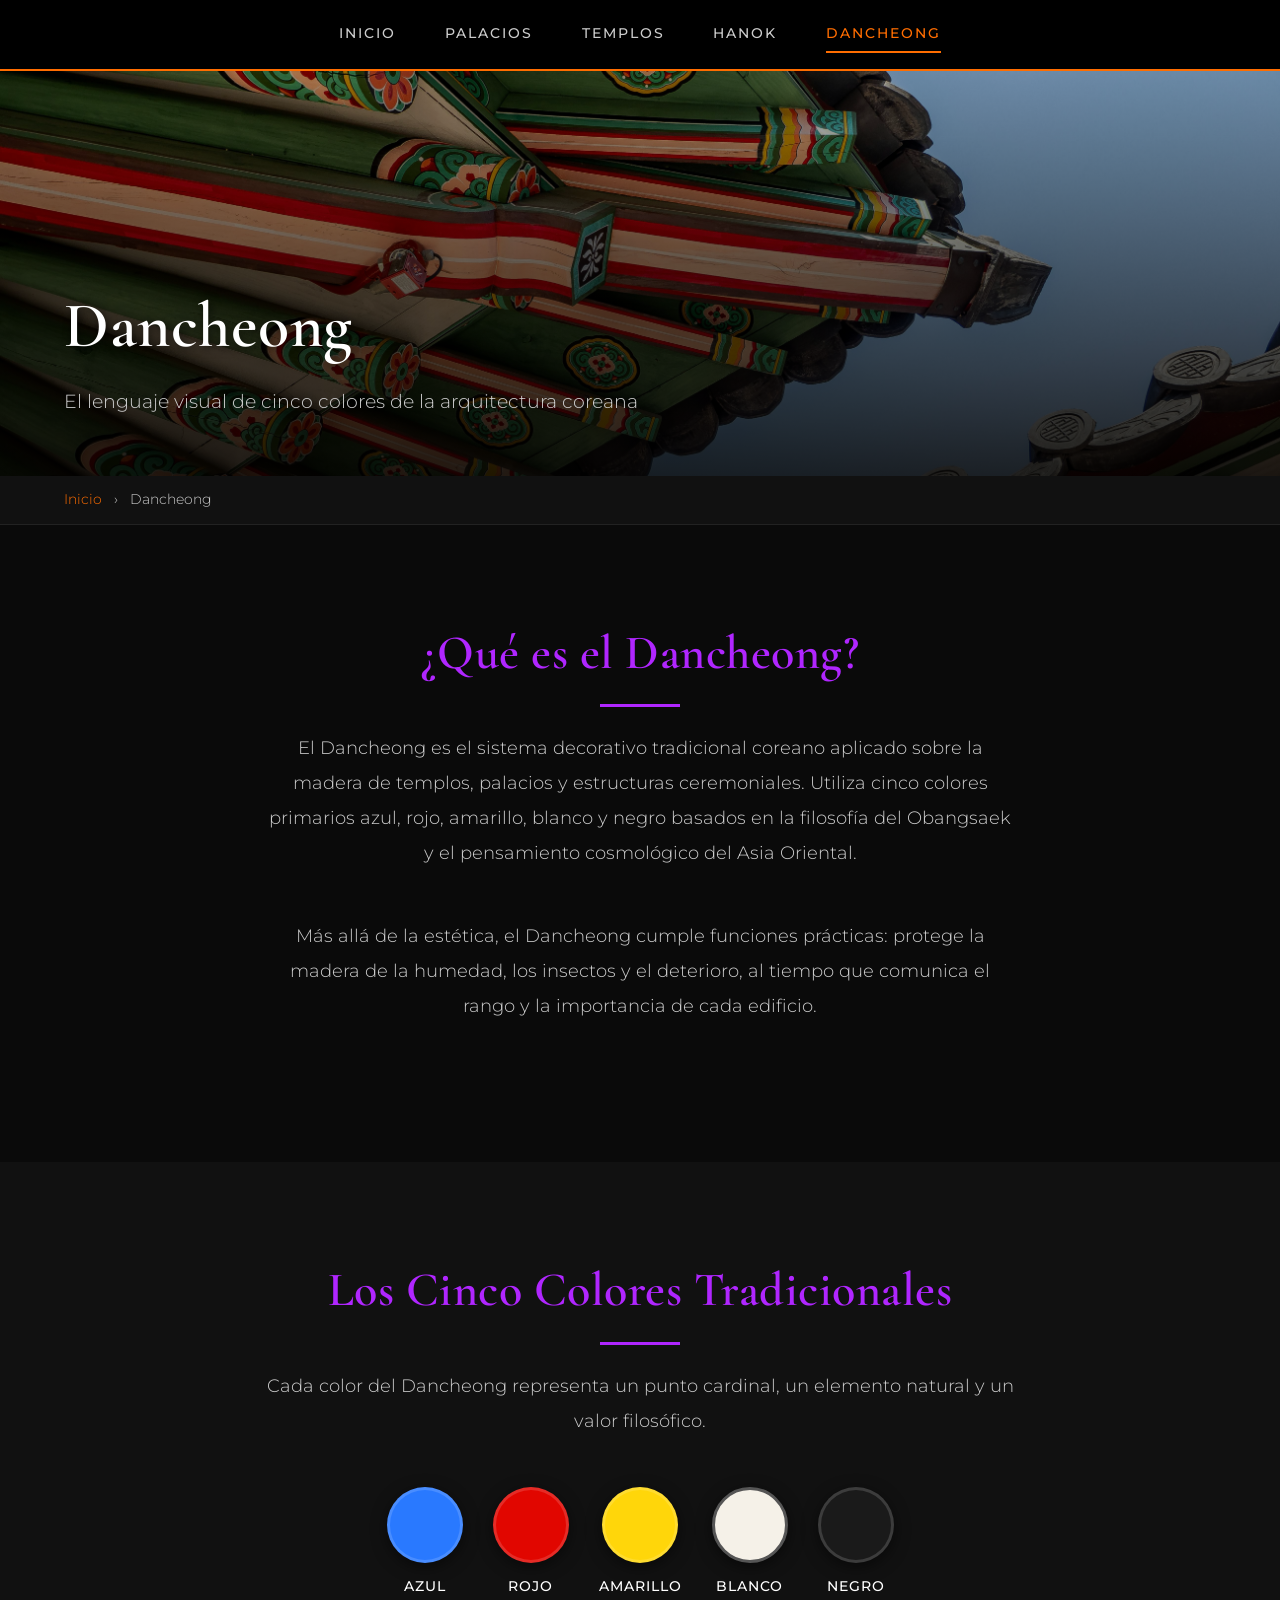
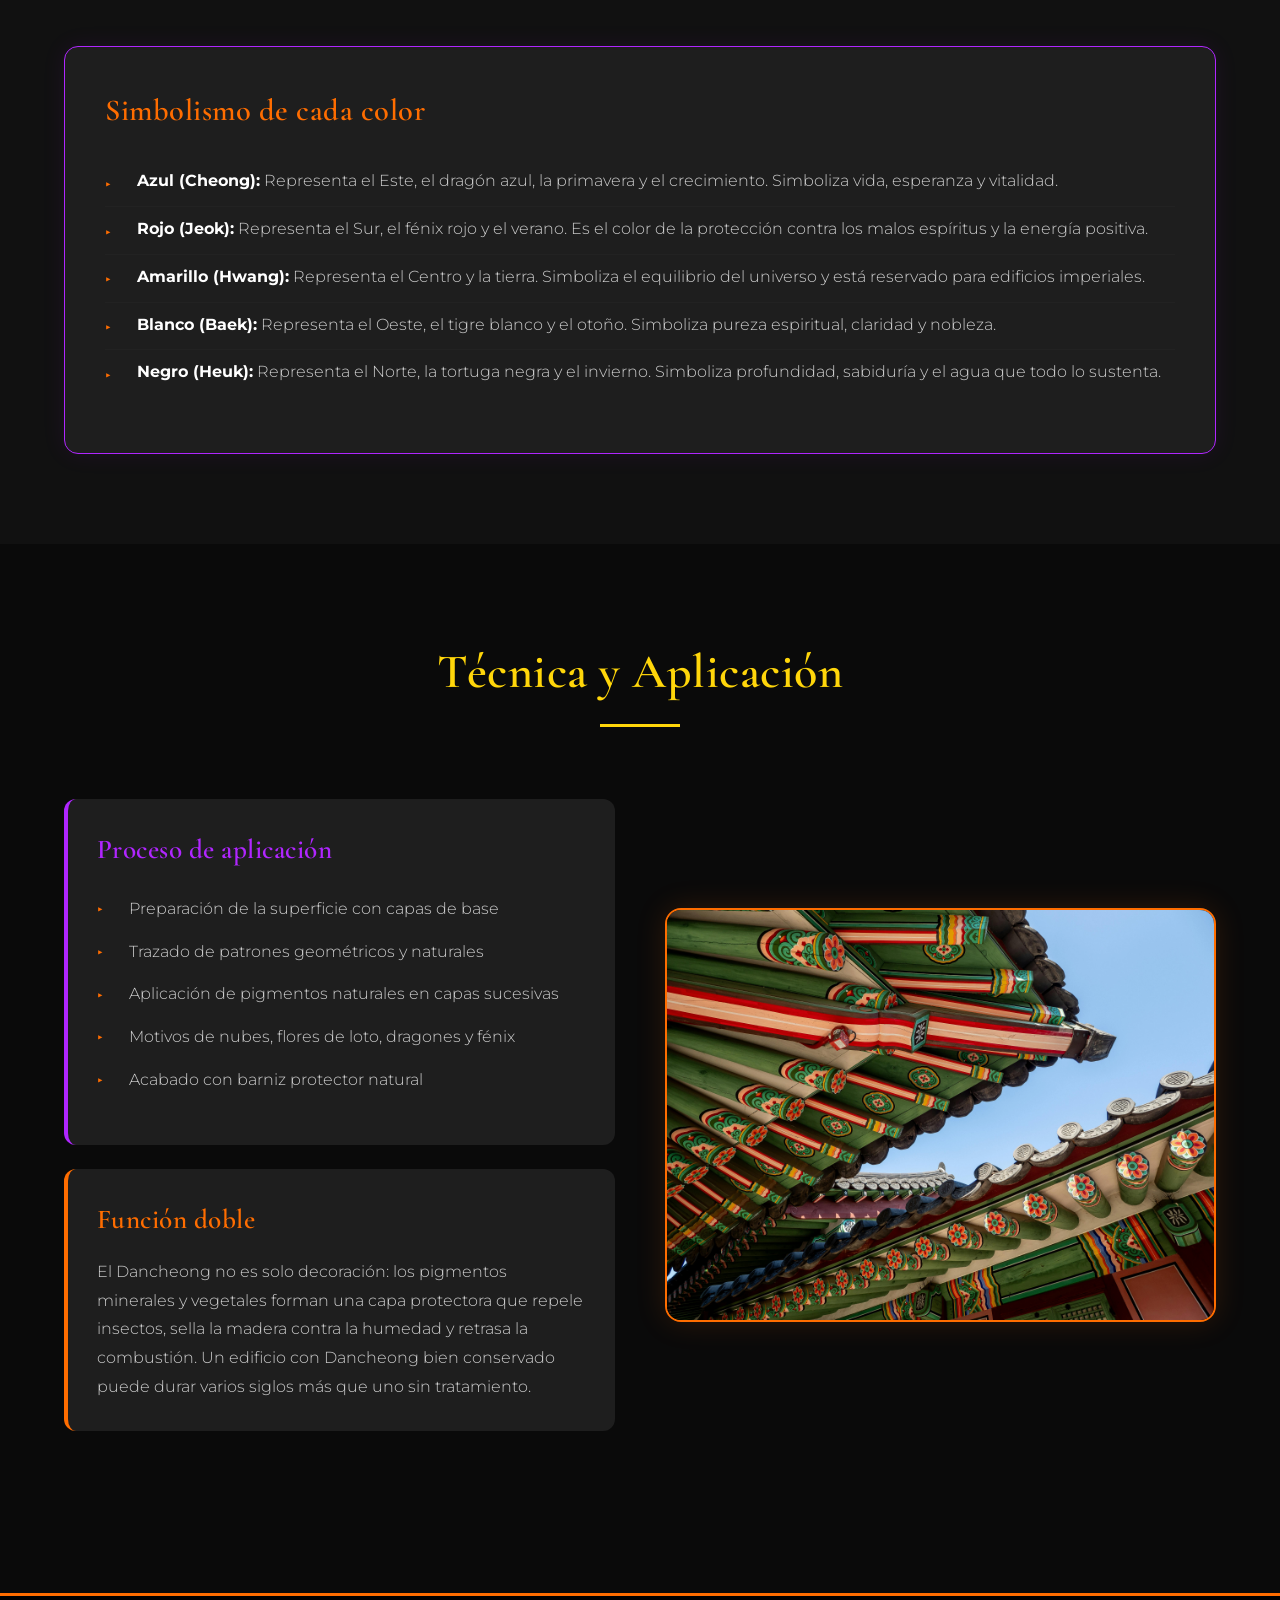
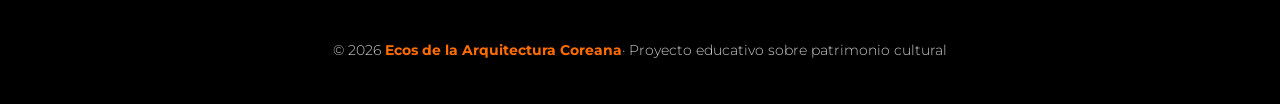
<file: dancheong.html>
<!-- Nombre: Juliana Volveras Amaya -->
<!-- Grupo: 213025_14 -->
<!-- Curso: Programación web -->

<!DOCTYPE html>
<html lang="es">
<head>
  <meta charset="UTF-8" />
  <meta name="viewport" content="width=device-width, initial-scale=1.0" />
  <meta name="description" content="Dancheong — El sistema de decoración con cinco colores tradicionales aplicado en la madera de templos y palacios coreanos." />
  <title>Dancheong — Ecos de la Arquitectura Coreana</title>
  <link rel="preconnect" href="https://fonts.googleapis.com">
  <link rel="preconnect" href="https://fonts.gstatic.com" crossorigin>
  <link href="https://fonts.googleapis.com/css2?family=Cormorant+Garamond:wght@300;400;600;700&family=Montserrat:wght@300;400;500;600&display=swap" rel="stylesheet">
  <link rel="stylesheet" href="styles.css">
</head>
<body>

  <header role="banner">
    <a class="skip-link" href="#contenido-principal">Saltar al contenido principal</a>

    <nav class="nav-principal" aria-label="Navegación principal">
      <a href="index.html">Inicio</a>
      <a href="palacios.html">Palacios</a>
      <a href="templos.html">Templos</a>
      <a href="hanok.html">Hanok</a>
      <a href="dancheong.html" class="activo" aria-current="page">Dancheong</a>
    </nav>

    <div class="hero-sub" style="background-image: url('imagenes/pexels-wwarby-19716548.jpg');">
      <div class="hero-sub-contenido">
        <h1>Dancheong</h1>
        <p>El lenguaje visual de cinco colores de la arquitectura coreana</p>
      </div>
    </div>
  </header>

  <nav class="breadcrumb" aria-label="Ruta de navegación">
    <div class="contenedor">
      <a href="index.html">Inicio</a>
      <span aria-hidden="true">›</span>
      <em>Dancheong</em>
    </div>
  </nav>

  <main id="contenido-principal">

    <!-- INTRODUCCIÓN -->
    <section class="seccion" aria-labelledby="titulo-intro-dancheong">
      <div class="contenedor estrecho">
        <h2 class="titulo-seccion" id="titulo-intro-dancheong" style="color: var(--morado);">¿Qué es el Dancheong?</h2>
        <p class="intro">
          El Dancheong es el sistema decorativo tradicional coreano aplicado sobre la madera de templos,
          palacios y estructuras ceremoniales. Utiliza cinco colores primarios azul, rojo, amarillo,
          blanco y negro basados en la filosofía del Obangsaek y el pensamiento cosmológico del Asia Oriental.
        </p>
        <p class="intro">
          Más allá de la estética, el Dancheong cumple funciones prácticas: protege la madera de la humedad,
          los insectos y el deterioro, al tiempo que comunica el rango y la importancia de cada edificio.
        </p>
      </div>
    </section>

    <!-- PALETA DE COLORES -->
    <section class="seccion fondo-alt" aria-labelledby="titulo-paleta">
      <div class="contenedor">
        <h2 class="titulo-seccion" id="titulo-paleta" style="color: var(--morado);">Los Cinco Colores Tradicionales</h2>
        <p class="intro">Cada color del Dancheong representa un punto cardinal, un elemento natural y un valor filosófico.</p>

        <div class="paleta-colores" role="list" aria-label="Paleta de colores Obangsaek">

          <div class="color-item" role="listitem">
            <div class="color-muestra" style="background-color: #2979FF;" aria-hidden="true"></div>
            <p>Azul</p>
          </div>
          <div class="color-item" role="listitem">
            <div class="color-muestra" style="background-color: #E10600;" aria-hidden="true"></div>
            <p>Rojo</p>
          </div>
          <div class="color-item" role="listitem">
            <div class="color-muestra" style="background-color: #FFD60A;" aria-hidden="true"></div>
            <p>Amarillo</p>
          </div>
          <div class="color-item" role="listitem">
            <div class="color-muestra" style="background-color: #f5f1e8; border-color: #555;" aria-hidden="true"></div>
            <p>Blanco</p>
          </div>
          <div class="color-item" role="listitem">
            <div class="color-muestra" style="background-color: #1a1a1a;" aria-hidden="true"></div>
            <p>Negro</p>
          </div>

        </div>

        <!-- SIMBOLISMO DETALLADO -->
        <div class="simbolismo" aria-labelledby="titulo-simbolismo">
          <h3 id="titulo-simbolismo">Simbolismo de cada color</h3>
          <ul class="lista-decorada">
            <li>
              <strong>Azul (Cheong):</strong> Representa el Este, el dragón azul, la primavera y el crecimiento.
              Simboliza vida, esperanza y vitalidad.
            </li>
            <li>
              <strong>Rojo (Jeok):</strong> Representa el Sur, el fénix rojo y el verano.
              Es el color de la protección contra los malos espíritus y la energía positiva.
            </li>
            <li>
              <strong>Amarillo (Hwang):</strong> Representa el Centro y la tierra.
              Simboliza el equilibrio del universo y está reservado para edificios imperiales.
            </li>
            <li>
              <strong>Blanco (Baek):</strong> Representa el Oeste, el tigre blanco y el otoño.
              Simboliza pureza espiritual, claridad y nobleza.
            </li>
            <li>
              <strong>Negro (Heuk):</strong> Representa el Norte, la tortuga negra y el invierno.
              Simboliza profundidad, sabiduría y el agua que todo lo sustenta.
            </li>
          </ul>
        </div>
      </div>
    </section>

    <!-- TÉCNICA Y APLICACIÓN -->
    <section class="seccion" aria-labelledby="titulo-tecnica">
      <div class="contenedor">
        <h2 class="titulo-seccion" id="titulo-tecnica" style="color: var(--amarillo);">Técnica y Aplicación</h2>
        <div class="contenedor-flex">
          <div class="col-texto">
            <div class="contenido-destacado" style="border-left-color: var(--morado);">
              <h3 style="color: var(--morado);">Proceso de aplicación</h3>
              <ul class="lista-decorada">
                <li>Preparación de la superficie con capas de base</li>
                <li>Trazado de patrones geométricos y naturales</li>
                <li>Aplicación de pigmentos naturales en capas sucesivas</li>
                <li>Motivos de nubes, flores de loto, dragones y fénix</li>
                <li>Acabado con barniz protector natural</li>
              </ul>
            </div>
            <div class="contenido-destacado" style="border-left-color: var(--naranja);">
              <h3 style="color: var(--naranja);">Función doble</h3>
              <p>
                El Dancheong no es solo decoración: los pigmentos minerales y vegetales forman
                una capa protectora que repele insectos, sella la madera contra la humedad y
                retrasa la combustión. Un edificio con Dancheong bien conservado puede durar
                varios siglos más que uno sin tratamiento.
              </p>
            </div>
          </div>
          <div class="col-imagen">
            <img
              src="imagenes/pexels-wwarby-19716548.jpg"
              alt="Vista en detalle de vigas de madera pintadas con patrones florales rojos y verdes del sistema decorativo Dancheong en un templo coreano"
              loading="lazy"
              width="600" height="400"
            >
          </div>
        </div>
      </div>
    </section>

  </main>

  <footer role="contentinfo">
    <p>© 2026 <strong>Ecos de la Arquitectura Coreana</strong>· Proyecto educativo sobre patrimonio cultural</p>
  </footer>

</body>
</html>
</file>
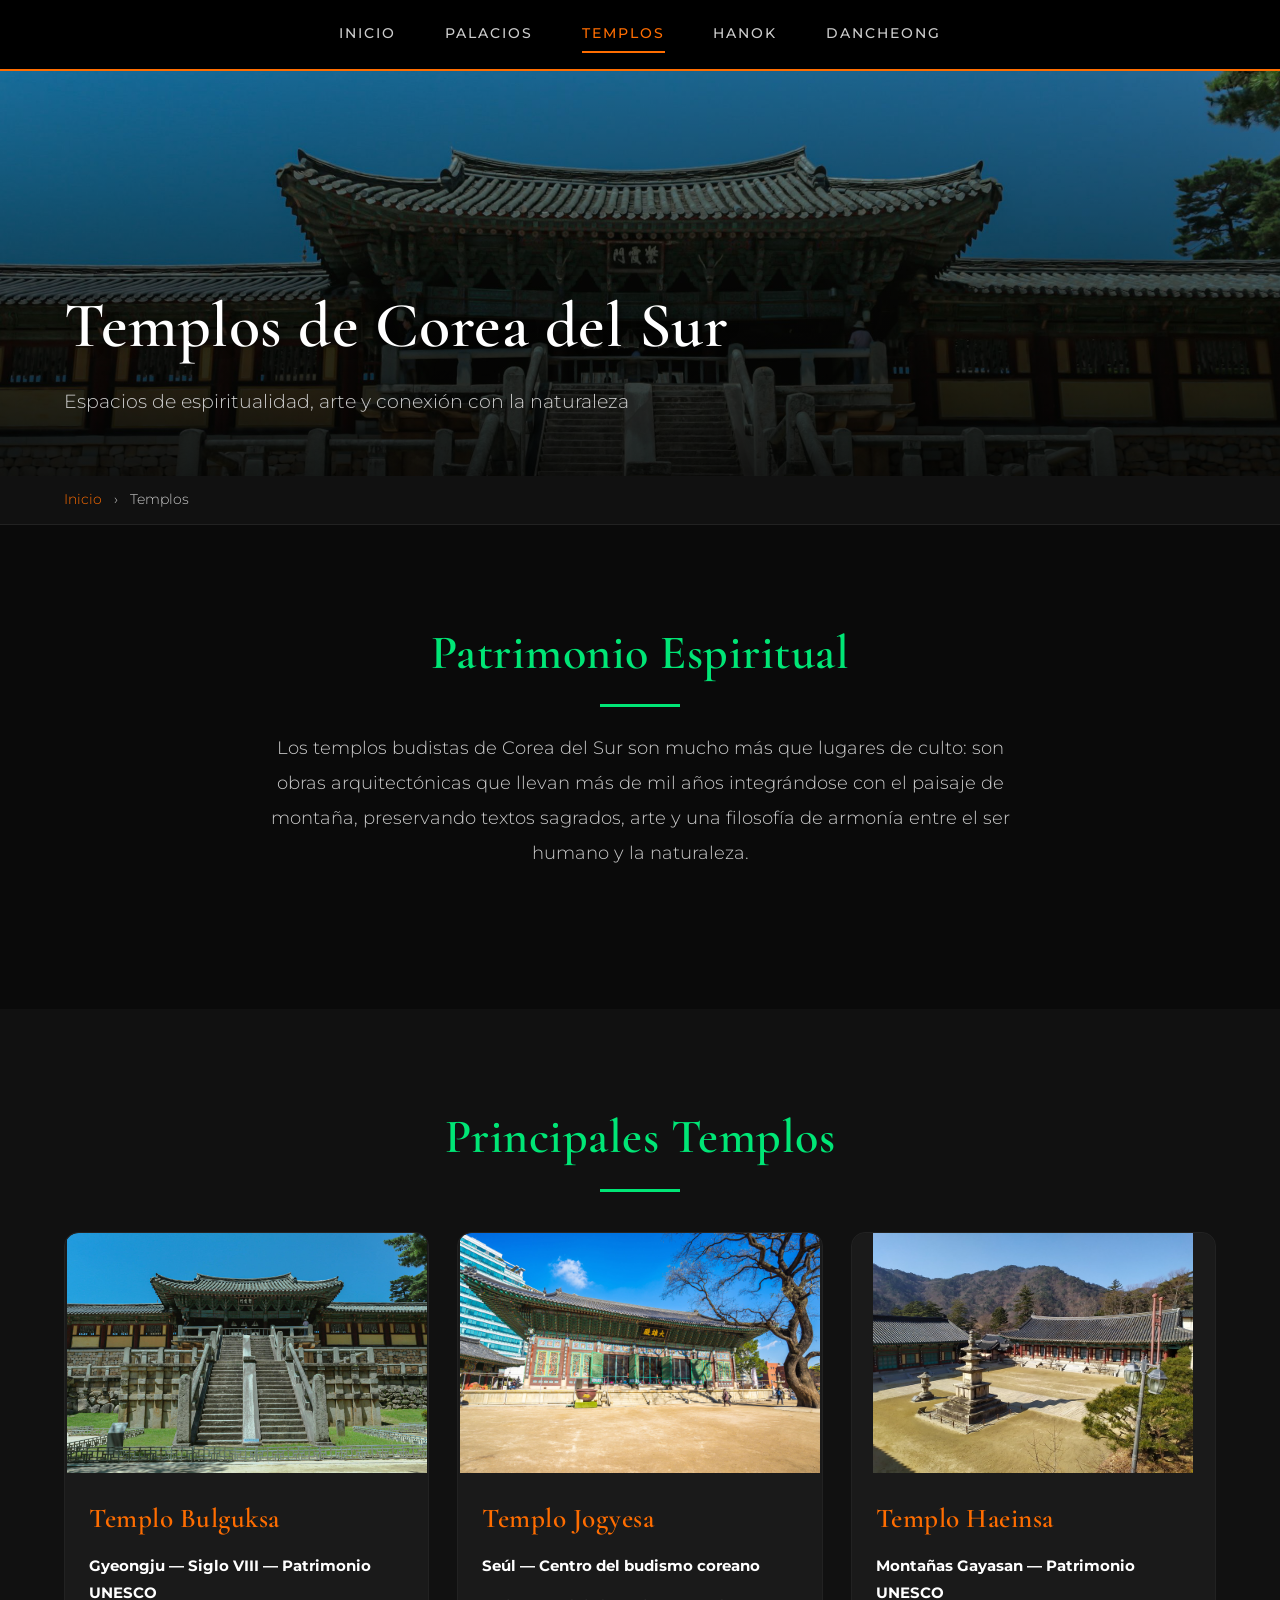
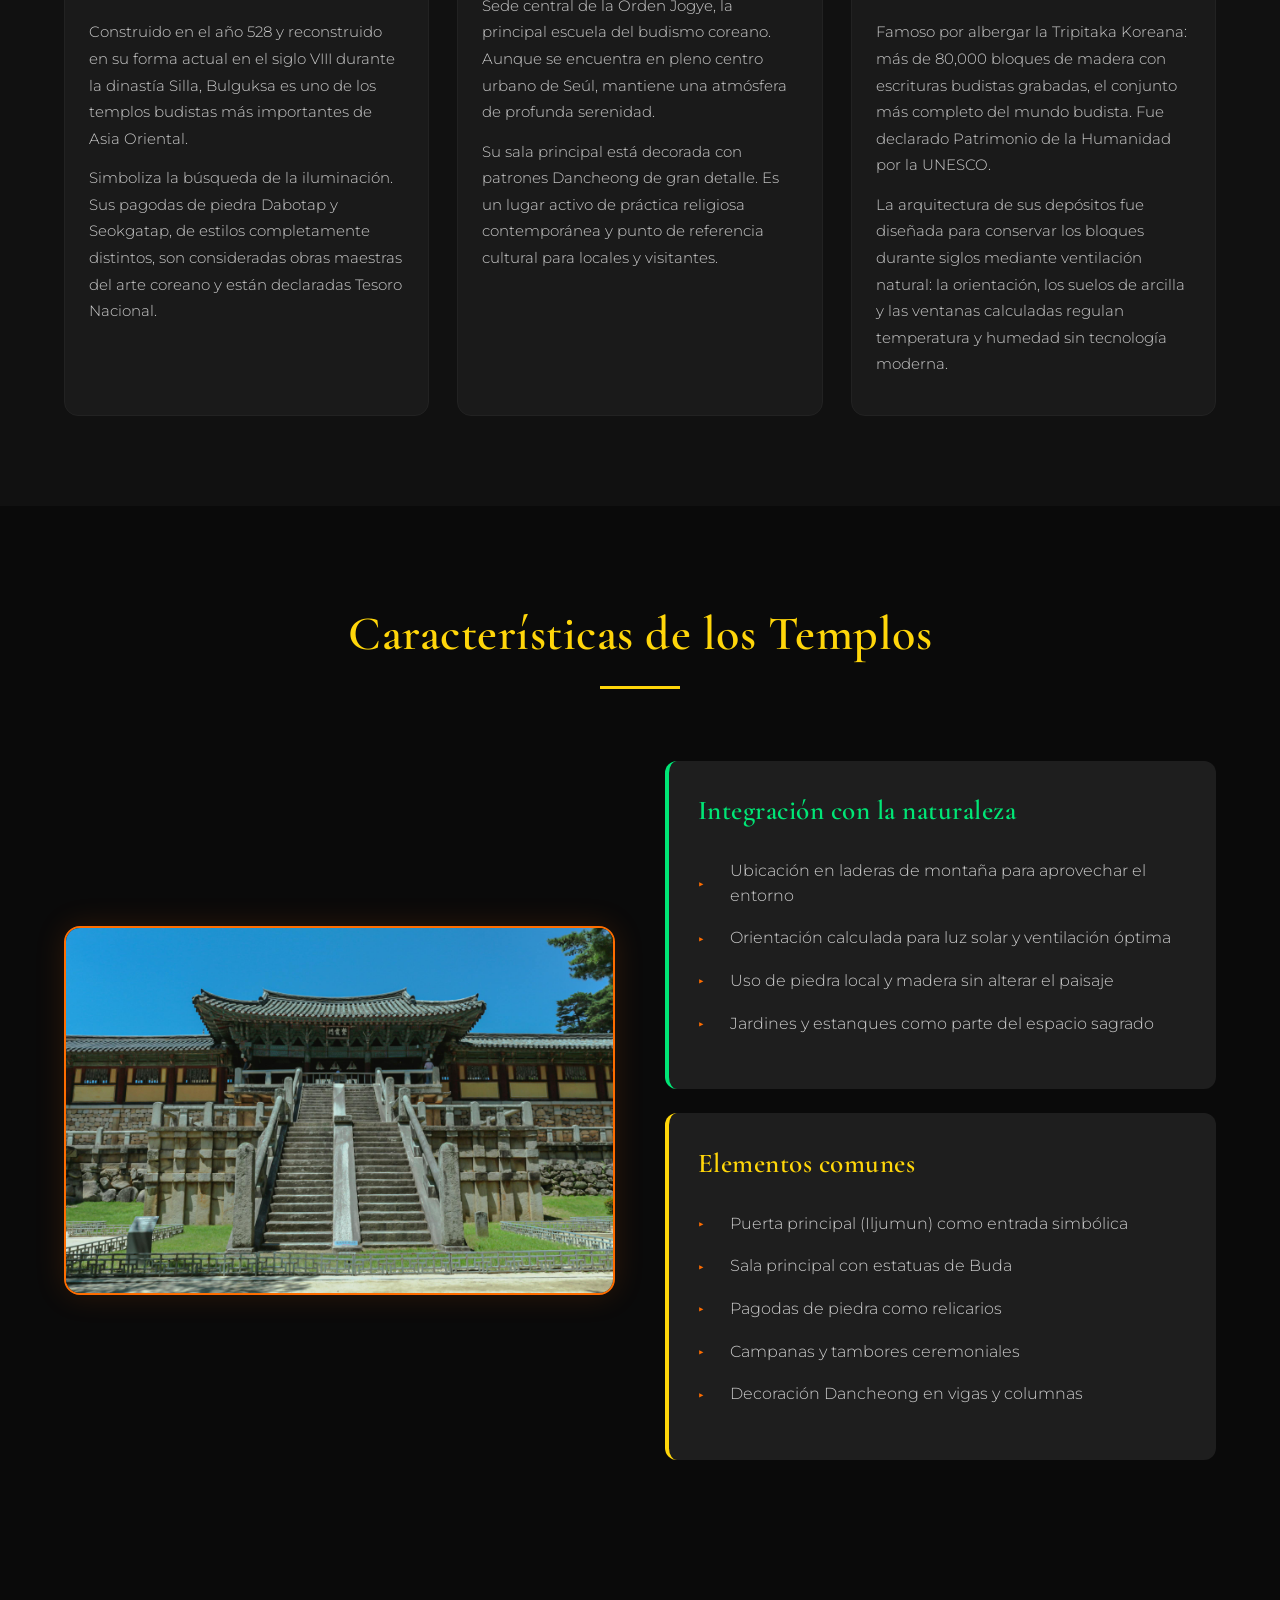
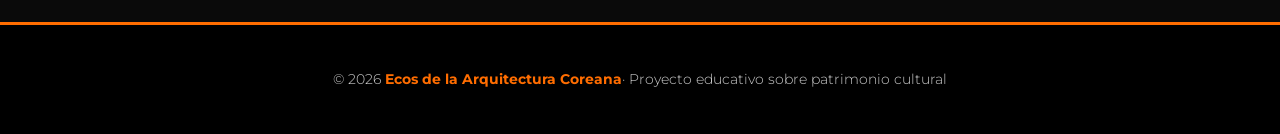
<file: templos.html>
<!-- Nombre: Juliana Volveras Amaya -->
<!-- Grupo: 213025_14 -->
<!-- Curso: Programación web -->
 
<!DOCTYPE html>
<html lang="es">
<head>
  <meta charset="UTF-8" />
  <meta name="viewport" content="width=device-width, initial-scale=1.0" />
  <meta name="description" content="Templos budistas de Corea del Sur — Bulguksa, Jogyesa y Haeinsa, joyas del patrimonio espiritual y arquitectónico coreano." />
  <title>Templos — Ecos de la Arquitectura Coreana</title>
  <link rel="preconnect" href="https://fonts.googleapis.com">
  <link rel="preconnect" href="https://fonts.gstatic.com" crossorigin>
  <link href="https://fonts.googleapis.com/css2?family=Cormorant+Garamond:wght@300;400;600;700&family=Montserrat:wght@300;400;500;600&display=swap" rel="stylesheet">
  <link rel="stylesheet" href="styles.css">
</head>
<body>

  <header role="banner">
    <a class="skip-link" href="#contenido-principal">Saltar al contenido principal</a>

    <nav class="nav-principal" aria-label="Navegación principal">
      <a href="index.html">Inicio</a>
      <a href="palacios.html">Palacios</a>
      <a href="templos.html" class="activo" aria-current="page">Templos</a>
      <a href="hanok.html">Hanok</a>
      <a href="dancheong.html">Dancheong</a>
    </nav>

    <div class="hero-sub" style="background-image: url('imagenes/pexels-nezaket-2150013581-33659841.jpg');">
      <div class="hero-sub-contenido">
        <h1>Templos de Corea del Sur</h1>
        <p>Espacios de espiritualidad, arte y conexión con la naturaleza</p>
      </div>
    </div>
  </header>

  <nav class="breadcrumb" aria-label="Ruta de navegación">
    <div class="contenedor">
      <a href="index.html">Inicio</a>
      <span aria-hidden="true">›</span>
      <em>Templos</em>
    </div>
  </nav>

  <main id="contenido-principal">
    <section class="seccion" aria-labelledby="titulo-intro-templos">
      <div class="contenedor estrecho">
        <h2 class="titulo-seccion" id="titulo-intro-templos" style="color: var(--verde);">Patrimonio Espiritual</h2>
        <p class="intro">Los templos budistas de Corea del Sur son mucho más que lugares de culto: son obras arquitectónicas que llevan más de mil años integrándose con el paisaje de montaña, preservando textos sagrados, arte y una filosofía de armonía entre el ser humano y la naturaleza.</p>
      </div>
    </section>

    <section class="seccion fondo-alt" aria-labelledby="titulo-lista-templos">
      <div class="contenedor">
        <h2 class="titulo-seccion" id="titulo-lista-templos" style="color: var(--verde);">Principales Templos</h2>
        <div class="grid-tarjetas">
          <article class="tarjeta">
            <img src="imagenes/pexels-nezaket-2150013581-33659841.jpg" alt="Escalinata de piedra de dos tramos que conduce a la puerta principal del Templo Bulguksa, flanqueada por muros de roca bajo cielo azul" loading="lazy">
            <div class="tarjeta-contenido">
              <h3>Templo Bulguksa</h3>
              <p><strong style="color:var(--texto-blanco)">Gyeongju — Siglo VIII — Patrimonio UNESCO</strong></p>
              <p>Construido en el año 528 y reconstruido en su forma actual en el siglo VIII durante la dinastía Silla, Bulguksa es uno de los templos budistas más importantes de Asia Oriental.</p>
              <p>Simboliza la búsqueda de la iluminación. Sus pagodas de piedra Dabotap y Seokgatap, de estilos completamente distintos, son consideradas obras maestras del arte coreano y están declaradas Tesoro Nacional.</p>
            </div>
          </article>

          <article class="tarjeta">
            <img src="imagenes/8add0640-d7cc-4f9d-88ee-22e9db28b1cb.jpg" alt="Sala principal del Templo Jogyesa en Seúl decorada con patrones Dancheong de colores vivos, rodeada de árboles en el centro de la ciudad" loading="lazy">
            <div class="tarjeta-contenido">
              <h3>Templo Jogyesa</h3>
              <p><strong style="color:var(--texto-blanco)">Seúl — Centro del budismo coreano</strong></p>
              <p>Sede central de la Orden Jogye, la principal escuela del budismo coreano. Aunque se encuentra en pleno centro urbano de Seúl, mantiene una atmósfera de profunda serenidad.</p>
              <p>Su sala principal está decorada con patrones Dancheong de gran detalle. Es un lugar activo de práctica religiosa contemporánea y punto de referencia cultural para locales y visitantes.</p>
            </div>
          </article>

          <article class="tarjeta">
            <img src="imagenes/49360926238_51a58555b3_c.jpg" alt="Árbol florecido con flores blancas frente a los muros de ladrillo y tejados rojos de un palacio coreano con montañas verdes al fondo" loading="lazy">
            <div class="tarjeta-contenido">
              <h3>Templo Haeinsa</h3>
              <p><strong style="color:var(--texto-blanco)">Montañas Gayasan — Patrimonio UNESCO</strong></p>
              <p>Famoso por albergar la Tripitaka Koreana: más de 80,000 bloques de madera con escrituras budistas grabadas, el conjunto más completo del mundo budista. Fue declarado Patrimonio de la Humanidad por la UNESCO.</p>
              <p>La arquitectura de sus depósitos fue diseñada para conservar los bloques durante siglos mediante ventilación natural: la orientación, los suelos de arcilla y las ventanas calculadas regulan temperatura y humedad sin tecnología moderna.</p>
            </div>
          </article>
        </div>
      </div>
    </section>

    <section class="seccion" aria-labelledby="titulo-arq-templos">
      <div class="contenedor">
        <h2 class="titulo-seccion" id="titulo-arq-templos" style="color: var(--amarillo);">Características de los Templos</h2>
        <div class="contenedor-flex">
          <div class="col-imagen">
            <img src="imagenes/pexels-nezaket-2150013581-33659841.jpg" alt="Escalinata de piedra de dos tramos que conduce a la puerta principal del Templo Bulguksa, flanqueada por muros de roca bajo cielo azul" loading="lazy">
          </div>
          <div class="col-texto">
            <div class="contenido-destacado" style="border-left-color: var(--verde);">
              <h3 style="color: var(--verde);">Integración con la naturaleza</h3>
              <ul class="lista-decorada">
                <li>Ubicación en laderas de montaña para aprovechar el entorno</li>
                <li>Orientación calculada para luz solar y ventilación óptima</li>
                <li>Uso de piedra local y madera sin alterar el paisaje</li>
                <li>Jardines y estanques como parte del espacio sagrado</li>
              </ul>
            </div>
            <div class="contenido-destacado" style="border-left-color: var(--amarillo);">
              <h3 style="color: var(--amarillo);">Elementos comunes</h3>
              <ul class="lista-decorada">
                <li>Puerta principal (Iljumun) como entrada simbólica</li>
                <li>Sala principal con estatuas de Buda</li>
                <li>Pagodas de piedra como relicarios</li>
                <li>Campanas y tambores ceremoniales</li>
                <li>Decoración Dancheong en vigas y columnas</li>
              </ul>
            </div>
          </div>
        </div>
      </div>
    </section>
  </main>

  <footer role="contentinfo">
    <p>© 2026 <strong>Ecos de la Arquitectura Coreana</strong>· Proyecto educativo sobre patrimonio cultural</p>
  </footer>

</body>
</html>
</file>
<file: styles.css>
/*Nombre: Juliana Volveras Amaya */
/*Grupo: 213025_14 */
/*Curso: Programación web */

/* ===== VARIABLES ===== */
:root {
  --naranja: #FF6D00;
  --amarillo: #FFD60A;
  --azul: #2979FF;
  --rosa: #FF4DA6;
  --morado: #B026FF;
  --verde: #00E676;
  --rojo: #E10600;
  --negro: #000000;
 
  --fondo-principal: #0a0a0a;
  --fondo-alt: #111111;
  --fondo-tarjeta: #1a1a1a;
  --fondo-destacado: #1e1e1e;
 
  --texto-blanco: #ffffff;
  --texto-gris: #cccccc;
  --texto-oscuro: #0a0a0a;
 
  --fuente-titulos: 'Cormorant Garamond', serif;
  --fuente-cuerpo: 'Montserrat', sans-serif;
 
  --sombra-suave: 0 4px 15px rgba(0, 0, 0, 0.5);
  --sombra-media: 0 8px 30px rgba(0, 0, 0, 0.6);
}
 
/* ===== RESET ===== */
* {
  margin: 0;
  padding: 0;
  box-sizing: border-box;
}
 
html { scroll-behavior: smooth; }
 
body {
  font-family: var(--fuente-cuerpo);
  background-color: var(--fondo-principal);
  color: var(--texto-blanco);
  line-height: 1.6;
  font-weight: 300;
  overflow-x: hidden;
}
 
h1, h2, h3, h4 {
  font-family: var(--fuente-titulos);
  font-weight: 600;
  letter-spacing: 0.5px;
}
 
img {
  max-width: 100%;
  height: auto;
  display: block;
  transition: transform 0.4s ease;
}
 
a { text-decoration: none; color: inherit; }
 
/* ===== UTILIDADES ===== */
.contenedor {
  max-width: 1200px;
  margin: 0 auto;
  padding: 0 24px;
}
 
.estrecho { max-width: 800px; margin: 0 auto; }
 
.seccion { padding: 90px 0; }
 
.fondo-alt { background-color: var(--fondo-alt); }
 
/* ===== SKIP LINK ACCESIBILIDAD ===== */
.skip-link {
  position: absolute;
  top: -100px;
  left: 0;
  background: var(--naranja);
  color: var(--negro);
  padding: 0.8rem 1.5rem;
  font-weight: 700;
  z-index: 9999;
  border-radius: 0 0 8px 0;
  transition: top 0.3s;
}
.skip-link:focus { top: 0; }
 
/* ===== NAVEGACIÓN ===== */
.nav-principal {
  background-color: rgba(0, 0, 0, 0.97);
  backdrop-filter: blur(12px);
  padding: 1rem 0;
  text-align: center;
  position: sticky;
  top: 0;
  z-index: 100;
  border-bottom: 2px solid var(--naranja);
}
 
.nav-principal a {
  color: var(--texto-gris);
  font-family: var(--fuente-cuerpo);
  font-size: 0.88rem;
  font-weight: 500;
  text-transform: uppercase;
  letter-spacing: 2px;
  margin: 0 1.4rem;
  padding: 0.4rem 0;
  display: inline-block;
  border-bottom: 2px solid transparent;
  transition: color 0.3s ease, border-color 0.3s ease;
}
 
.nav-principal a:hover,
.nav-principal a.activo {
  color: var(--naranja);
  border-bottom-color: var(--naranja);
}
 
/* ===== TÍTULOS DE SECCIÓN ===== */
.titulo-seccion {
  font-size: 3rem;
  text-align: center;
  margin-bottom: 1rem;
  color: var(--naranja);
  position: relative;
  padding-bottom: 1rem;
}
 
.titulo-seccion::after {
  content: '';
  position: absolute;
  bottom: 0;
  left: 50%;
  transform: translateX(-50%);
  width: 80px;
  height: 3px;
  background-color: currentColor;
}
 
.intro {
  font-size: 1.15rem;
  text-align: center;
  color: var(--texto-gris);
  line-height: 1.9;
  margin: 1.5rem auto 3rem;
  max-width: 750px;
}
 
/* ===== TARJETAS ===== */
.grid-tarjetas {
  display: grid;
  grid-template-columns: repeat(auto-fit, minmax(320px, 1fr));
  gap: 28px;
  margin-top: 2.5rem;
}
 
.tarjeta {
  background-color: var(--fondo-tarjeta);
  border-radius: 14px;
  overflow: hidden;
  border: 1px solid #222;
  transition: transform 0.3s ease, box-shadow 0.3s ease;
  position: relative;
}
 
.tarjeta::before {
  content: '';
  position: absolute;
  top: 0; left: 0;
  width: 100%; height: 4px;
  background: linear-gradient(90deg, var(--naranja), var(--amarillo), var(--verde), var(--azul), var(--morado));
  opacity: 0;
  transition: opacity 0.3s ease;
}
 
.tarjeta:hover { transform: translateY(-6px); box-shadow: var(--sombra-media); }
.tarjeta:hover::before { opacity: 1; }
 
/* Estilos de imágenes en tarjetas */
.tarjeta img {
  width: 100%;
  height: auto;
  min-height: 200px;
  max-height: 240px;
  object-fit: contain;
  background-color: var(--fondo-tarjeta);
  border-radius: 14px 14px 0 0;
}
 
.tarjeta:hover img { transform: scale(1.02); }
 
.tarjeta-contenido { padding: 24px; }
 
.tarjeta-contenido h3 {
  font-size: 1.7rem;
  color: var(--naranja);
  margin-bottom: 0.8rem;
}
 
.tarjeta-contenido p {
  color: var(--texto-gris);
  font-size: 0.95rem;
  line-height: 1.75;
  margin-bottom: 0.8rem;
}
 
/* ===== FLEX DOS COLUMNAS ===== */
.contenedor-flex {
  display: flex;
  gap: 50px;
  align-items: center;
  margin: 3rem 0;
}
 
.col-texto { flex: 1; }
.col-imagen { flex: 1; }
 
.col-imagen img {
  width: 100%;
  border-radius: 16px;
  border: 2px solid var(--naranja);
  box-shadow: 0 0 30px rgba(255, 109, 0, 0.15);
  height: auto;
  object-fit: contain;
  background-color: var(--fondo-principal);
}
 
/* ===== CONTENIDO DESTACADO ===== */
.contenido-destacado {
  background-color: var(--fondo-destacado);
  padding: 1.8rem;
  border-radius: 12px;
  margin: 1.5rem 0;
  border-left: 4px solid var(--naranja);
}
 
.contenido-destacado h3 { font-size: 1.7rem; margin-bottom: 1rem; }
.contenido-destacado p { color: var(--texto-gris); line-height: 1.8; }
 
/* ===== LISTAS ===== */
.lista-decorada { list-style: none; margin: 1rem 0; }
 
.lista-decorada li {
  color: var(--texto-gris);
  padding: 0.55rem 0 0.55rem 2rem;
  position: relative;
  font-size: 0.98rem;
  line-height: 1.6;
}
 
.lista-decorada li::before {
  content: '▶';
  color: var(--naranja);
  font-size: 0.65rem;
  position: absolute;
  left: 0;
  top: 52%;
  transform: translateY(-50%);
}
 
/* ===== PALETA COLORES ===== */
.paleta-colores {
  display: flex;
  justify-content: center;
  gap: 30px;
  flex-wrap: wrap;
  margin: 3rem 0;
}
 
.color-item {
  text-align: center;
  animation: flotar 3s ease-in-out infinite;
}
 
.color-item:nth-child(1) { animation-delay: 0s; }
.color-item:nth-child(2) { animation-delay: 0.2s; }
.color-item:nth-child(3) { animation-delay: 0.4s; }
.color-item:nth-child(4) { animation-delay: 0.6s; }
.color-item:nth-child(5) { animation-delay: 0.8s; }
 
@keyframes flotar {
  0%, 100% { transform: translateY(0); }
  50%       { transform: translateY(-10px); }
}
 
.color-muestra {
  width: 76px;
  height: 76px;
  border-radius: 50%;
  margin: 0 auto 12px;
  border: 3px solid rgba(255,255,255,0.15);
  box-shadow: var(--sombra-suave);
  transition: transform 0.3s ease;
}
 
.color-muestra:hover { transform: scale(1.2) rotate(10deg); }
 
.color-item p {
  color: var(--texto-blanco);
  font-size: 0.9rem;
  font-weight: 500;
  text-transform: uppercase;
  letter-spacing: 1px;
}
 
/* ===== SIMBOLISMO ===== */
.simbolismo {
  background-color: var(--fondo-destacado);
  padding: 2.5rem;
  border-radius: 14px;
  margin-top: 2.5rem;
  border: 1px solid var(--morado);
  box-shadow: 0 0 25px rgba(176, 38, 255, 0.08);
}
 
.simbolismo h3 { font-size: 1.9rem; margin-bottom: 1.5rem; color: var(--naranja); }
 
.simbolismo .lista-decorada li {
  border-bottom: 1px solid #222;
  padding-bottom: 0.8rem;
}
 
.simbolismo .lista-decorada li:last-child { border-bottom: none; }
.simbolismo strong { color: var(--texto-blanco); }
 
/* ===== MAPA ===== */
.mapa-contenedor {
  border-radius: 14px;
  overflow: hidden;
  border: 2px solid var(--amarillo);
  box-shadow: 0 0 30px rgba(255, 214, 10, 0.1);
  margin-top: 2rem;
}
 
.mapa-contenedor iframe {
  width: 100%;
  height: 480px;
  border: none;
  display: block;
}
 
/* ===== FOOTER ===== */
footer {
  background-color: var(--negro);
  color: var(--texto-gris);
  text-align: center;
  padding: 2.5rem;
  border-top: 3px solid var(--naranja);
  font-size: 0.9rem;
  line-height: 2;
}
 
footer strong { color: var(--naranja); }
 
/* ===== HERO  ===== */
.hero {
  min-height: 100vh;
  background-image:
    linear-gradient(rgba(0,0,0,0.78), rgba(0,0,0,0.78)),
    url('imagenes/pexels-daejeung-6427161.jpg');
  background-size: cover;
  background-position: center;
  background-attachment: fixed;
  display: flex;
  align-items: center;
  justify-content: center;
  text-align: center;
  position: relative;
}
 
.hero-contenido {
  max-width: 860px;
  padding: 0 24px;
}
 
.hero h1 {
  font-size: 5rem;
  color: var(--texto-blanco);
  margin-bottom: 1.2rem;
  text-shadow: 2px 2px 15px rgba(0,0,0,0.7);
  line-height: 1.2;
}
 
.hero .subtitulo {
  font-size: 1.4rem;
  color: var(--texto-gris);
  margin-bottom: 2.5rem;
  letter-spacing: 3px;
  font-weight: 300;
}
 
.boton-hero {
  display: inline-block;
  padding: 1rem 3rem;
  background-color: var(--naranja);
  color: var(--negro);
  font-weight: 700;
  font-family: var(--fuente-cuerpo);
  text-transform: uppercase;
  letter-spacing: 3px;
  border-radius: 50px;
  border: 2px solid var(--naranja);
  transition: all 0.3s ease;
  box-shadow: 0 4px 20px rgba(255,109,0,0.4);
  margin: 0.5rem;
}
 
.boton-hero:hover {
  background: transparent;
  color: var(--naranja);
  transform: translateY(-3px);
  box-shadow: 0 8px 25px rgba(255,109,0,0.5);
}
 
.boton-hero.secundario {
  background: transparent;
  color: var(--texto-gris);
  border-color: var(--texto-gris);
}
 
.boton-hero.secundario:hover {
  color: var(--amarillo);
  border-color: var(--amarillo);
}
 
/* ===== CARDS DE NAVEGACIÓN (index) ===== */
.nav-cards {
  display: grid;
  grid-template-columns: repeat(auto-fit, minmax(260px, 1fr));
  gap: 24px;
  margin-top: 2.5rem;
}
 
.nav-card {
  background-color: var(--fondo-tarjeta);
  border-radius: 16px;
  overflow: hidden;
  border: 1px solid #222;
  transition: transform 0.3s ease, box-shadow 0.3s ease;
  display: block;
  cursor: pointer;
}
 
.nav-card:hover {
  transform: translateY(-8px);
  box-shadow: 0 16px 40px rgba(0,0,0,0.5);
}
 
/* Configuración de imágenes responsivas */
.nav-card img {
  width: 100%;
  height: auto;
  min-height: 160px;
  max-height: 200px;
  object-fit: contain;
  background-color: var(--fondo-tarjeta);
}
 
.nav-card:hover img { transform: scale(1.02); }
 
.nav-card-contenido {
  padding: 20px 22px;
}
 
.nav-card-contenido h3 {
  font-size: 1.5rem;
  margin-bottom: 0.6rem;
}
 
.nav-card-contenido p {
  color: var(--texto-gris);
  font-size: 0.88rem;
  line-height: 1.6;
}
 
.nav-card-contenido .etiqueta {
  display: inline-block;
  margin-top: 1rem;
  font-size: 0.78rem;
  font-weight: 600;
  text-transform: uppercase;
  letter-spacing: 1.5px;
  padding: 0.3rem 0.8rem;
  border-radius: 20px;
  border: 1px solid currentColor;
}
 
/* ===== HERO SUBPÁGINA ===== */
.hero-sub {
  min-height: 45vh;
  background-size: cover;
  background-position: center;
  background-attachment: fixed;
  display: flex;
  align-items: flex-end;
  padding-bottom: 60px;
  position: relative;
}
 
.hero-sub::before {
  content: '';
  position: absolute;
  inset: 0;
  background: linear-gradient(to bottom, rgba(0,0,0,0.3) 0%, rgba(0,0,0,0.85) 100%);
}
 
.hero-sub-contenido {
  position: relative;
  z-index: 1;
  max-width: 1200px;
  margin: 0 auto;
  padding: 0 24px;
  width: 100%;
}
 
.hero-sub-contenido h1 {
  font-size: 4rem;
  color: var(--texto-blanco);
  text-shadow: 2px 2px 10px rgba(0,0,0,0.6);
  margin-bottom: 0.5rem;
}
 
.hero-sub-contenido p {
  font-size: 1.2rem;
  color: var(--texto-gris);
  max-width: 600px;
}
 
/* ===== BREADCRUMB ===== */
.breadcrumb {
  background-color: var(--fondo-alt);
  padding: 0.8rem 0;
  border-bottom: 1px solid #222;
  font-size: 0.85rem;
}
 
.breadcrumb a { color: var(--naranja); }
.breadcrumb a:hover { text-decoration: underline; }
.breadcrumb span { color: var(--texto-gris); margin: 0 0.5rem; }
.breadcrumb em { color: var(--texto-gris); font-style: normal; }
 
/* ===== RESPONSIVE ===== */
@media (max-width: 968px) {
  .contenedor-flex { flex-direction: column; }
  .grid-tarjetas { grid-template-columns: 1fr; }
  .titulo-seccion { font-size: 2.4rem; }
  .seccion { padding: 60px 0; }
  .nav-principal a { margin: 0 0.9rem; font-size: 0.8rem; }
  .hero h1 { font-size: 3.2rem; }
  .hero-sub-contenido h1 { font-size: 2.8rem; }
}
 
@media (max-width: 600px) {
  .nav-principal {
    display: flex;
    flex-wrap: wrap;
    justify-content: center;
    gap: 0.4rem;
    padding: 0.8rem 1rem;
  }
  .nav-principal a { margin: 0.2rem 0.6rem; }
  .titulo-seccion { font-size: 2rem; }
  .hero h1 { font-size: 2.2rem; }
  .hero .subtitulo { font-size: 1.1rem; letter-spacing: 1.5px; }
  .paleta-colores { gap: 18px; }
  .nav-cards { grid-template-columns: 1fr; }
}
 
/* Ajustes responsivos para imágenes */
@media (max-width: 768px) {
  .tarjeta img {
    max-height: 200px;
    min-height: 180px;
  }
  
  .nav-card img {
    max-height: 180px;
    min-height: 150px;
  }
}
 
@media (max-width: 480px) {
  .tarjeta img {
    max-height: 180px;
    min-height: 160px;
  }
  
  .nav-card img {
    max-height: 160px;
    min-height: 140px;
  }
}
 
a:focus, button:focus {
  outline: 3px solid var(--amarillo);
  outline-offset: 3px;
}

@media (prefers-reduced-motion: reduce) {
  * {
    animation: none !important;
    transition: none !important;
  }
}


/* ===== MENSAJE DE BIENVENIDA ===== */
#mensaje-bienvenida {
  position: fixed;
  top: 0;
  left: 0;
  width: 100%;
  z-index: 9998;
  background: linear-gradient(135deg, var(--naranja), #ff8c00);
  color: var(--negro);
  padding: 0;
  animation: slideDown 0.5s ease forwards;
}
 
@keyframes slideDown {
  from { transform: translateY(-100%); opacity: 0; }
  to   { transform: translateY(0);     opacity: 1; }
}
 
@keyframes slideUp {
  from { transform: translateY(0);     opacity: 1; }
  to   { transform: translateY(-100%); opacity: 0; }
}
 
.bienvenida-contenido {
  display: flex;
  align-items: center;
  gap: 1rem;
  padding: 0.8rem 1.5rem;
  max-width: 1200px;
  margin: 0 auto;
}
 
.bienvenida-icono {
  font-size: 1.8rem;
  flex-shrink: 0;
}
 
.bienvenida-textos {
  flex: 1;
}
 
.bienvenida-textos p {
  margin: 0;
  line-height: 1.4;
}
 
.bienvenida-es {
  font-weight: 600;
  font-size: 0.95rem;
}
 
.bienvenida-en {
  font-size: 0.82rem;
  opacity: 0.8;
}
 
.bienvenida-ko {
  font-size: 0.82rem;
  opacity: 0.7;
}
 
.bienvenida-cerrar {
  background: rgba(0,0,0,0.2);
  border: none;
  color: var(--negro);
  width: 28px;
  height: 28px;
  border-radius: 50%;
  cursor: pointer;
  font-size: 0.85rem;
  flex-shrink: 0;
  display: flex;
  align-items: center;
  justify-content: center;
  transition: background 0.2s;
}
 
.bienvenida-cerrar:hover {
  background: rgba(0,0,0,0.35);
}
 
/* ===== MENÚ DESPLEGABLE ===== */
.nav-item-contenedor {
  position: relative;
  display: inline-block;
}
 
.submenu {
  display: none;
  position: absolute;
  top: 100%;
  left: 50%;
  transform: translateX(-50%);
  background: rgba(10, 10, 10, 0.98);
  border: 1px solid var(--naranja);
  border-top: 3px solid var(--naranja);
  border-radius: 0 0 10px 10px;
  min-width: 180px;
  z-index: 200;
  box-shadow: 0 8px 25px rgba(0,0,0,0.5);
  padding: 0.4rem 0;
}
 
.submenu.visible {
  display: block;
  animation: fadeInDown 0.2s ease;
}
 
@keyframes fadeInDown {
  from { opacity: 0; transform: translateX(-50%) translateY(-8px); }
  to   { opacity: 1; transform: translateX(-50%) translateY(0); }
}
 
.submenu a {
  display: block;
  padding: 0.6rem 1.2rem;
  color: var(--texto-gris);
  font-size: 0.82rem;
  letter-spacing: 1px;
  text-transform: uppercase;
  border-bottom: 1px solid #1e1e1e;
  transition: color 0.2s, background 0.2s;
  margin: 0;
  border-left: none;
}
 
.submenu a:last-child {
  border-bottom: none;
}
 
.submenu a:hover {
  color: var(--naranja);
  background: rgba(255, 109, 0, 0.08);
}
 
/* ===== SLIDER DE IMÁGENES ===== */
#slider-principal {
  position: relative;
  width: 100%;
  overflow: hidden;
  border-radius: 16px;
  margin-top: 2.5rem;
  box-shadow: 0 8px 30px rgba(0,0,0,0.5);
  background: var(--fondo-tarjeta);
}
 
.slides-contenedor {
  position: relative;
  width: 100%;
  height: 480px;
}
 
.slide {
  position: absolute;
  top: 0; left: 0;
  width: 100%;
  height: 100%;
  opacity: 0;
  transition: opacity 0.8s ease;
}
 
.slide.activo {
  opacity: 1;
}
 
.slide img {
  width: 100%;
  height: 100%;
  object-fit: cover;
  border-radius: 16px;
}
 
.slide-caption {
  position: absolute;
  bottom: 0;
  left: 0;
  width: 100%;
  background: linear-gradient(transparent, rgba(0,0,0,0.85));
  color: white;
  padding: 2rem 1.5rem 1.2rem;
  border-radius: 0 0 16px 16px;
}
 
.slide-caption h3 {
  font-size: 1.6rem;
  color: var(--naranja);
  margin-bottom: 0.3rem;
}
 
.slide-caption p {
  font-size: 0.9rem;
  color: var(--texto-gris);
}
 
/* Botones anterior / siguiente */
.slider-anterior,
.slider-siguiente {
  position: absolute;
  top: 50%;
  transform: translateY(-50%);
  background: rgba(0,0,0,0.6);
  border: 2px solid var(--naranja);
  color: var(--naranja);
  width: 44px;
  height: 44px;
  border-radius: 50%;
  font-size: 1.2rem;
  cursor: pointer;
  z-index: 10;
  display: flex;
  align-items: center;
  justify-content: center;
  transition: background 0.3s, transform 0.3s;
}
 
.slider-anterior { left: 12px; }
.slider-siguiente { right: 12px; }
 
.slider-anterior:hover,
.slider-siguiente:hover {
  background: var(--naranja);
  color: var(--negro);
  transform: translateY(-50%) scale(1.1);
}
 
/* Puntos de navegación */
.slider-puntos {
  position: absolute;
  bottom: 14px;
  left: 50%;
  transform: translateX(-50%);
  display: flex;
  gap: 8px;
  z-index: 10;
}
 
.punto {
  width: 10px;
  height: 10px;
  border-radius: 50%;
  background: rgba(255,255,255,0.4);
  border: 2px solid rgba(255,255,255,0.6);
  cursor: pointer;
  transition: background 0.3s, transform 0.3s;
}
 
.punto.activo {
  background: var(--naranja);
  border-color: var(--naranja);
  transform: scale(1.3);
}
 
/* Responsive slider */
@media (max-width: 768px) {
  .slides-contenedor { height: 300px; }
  .slide-caption h3  { font-size: 1.2rem; }
}
 
@media (max-width: 480px) {
  .slides-contenedor { height: 220px; }
  .bienvenida-en,
  .bienvenida-ko { display: none; }
  .submenu { min-width: 150px; }
}
</file>
